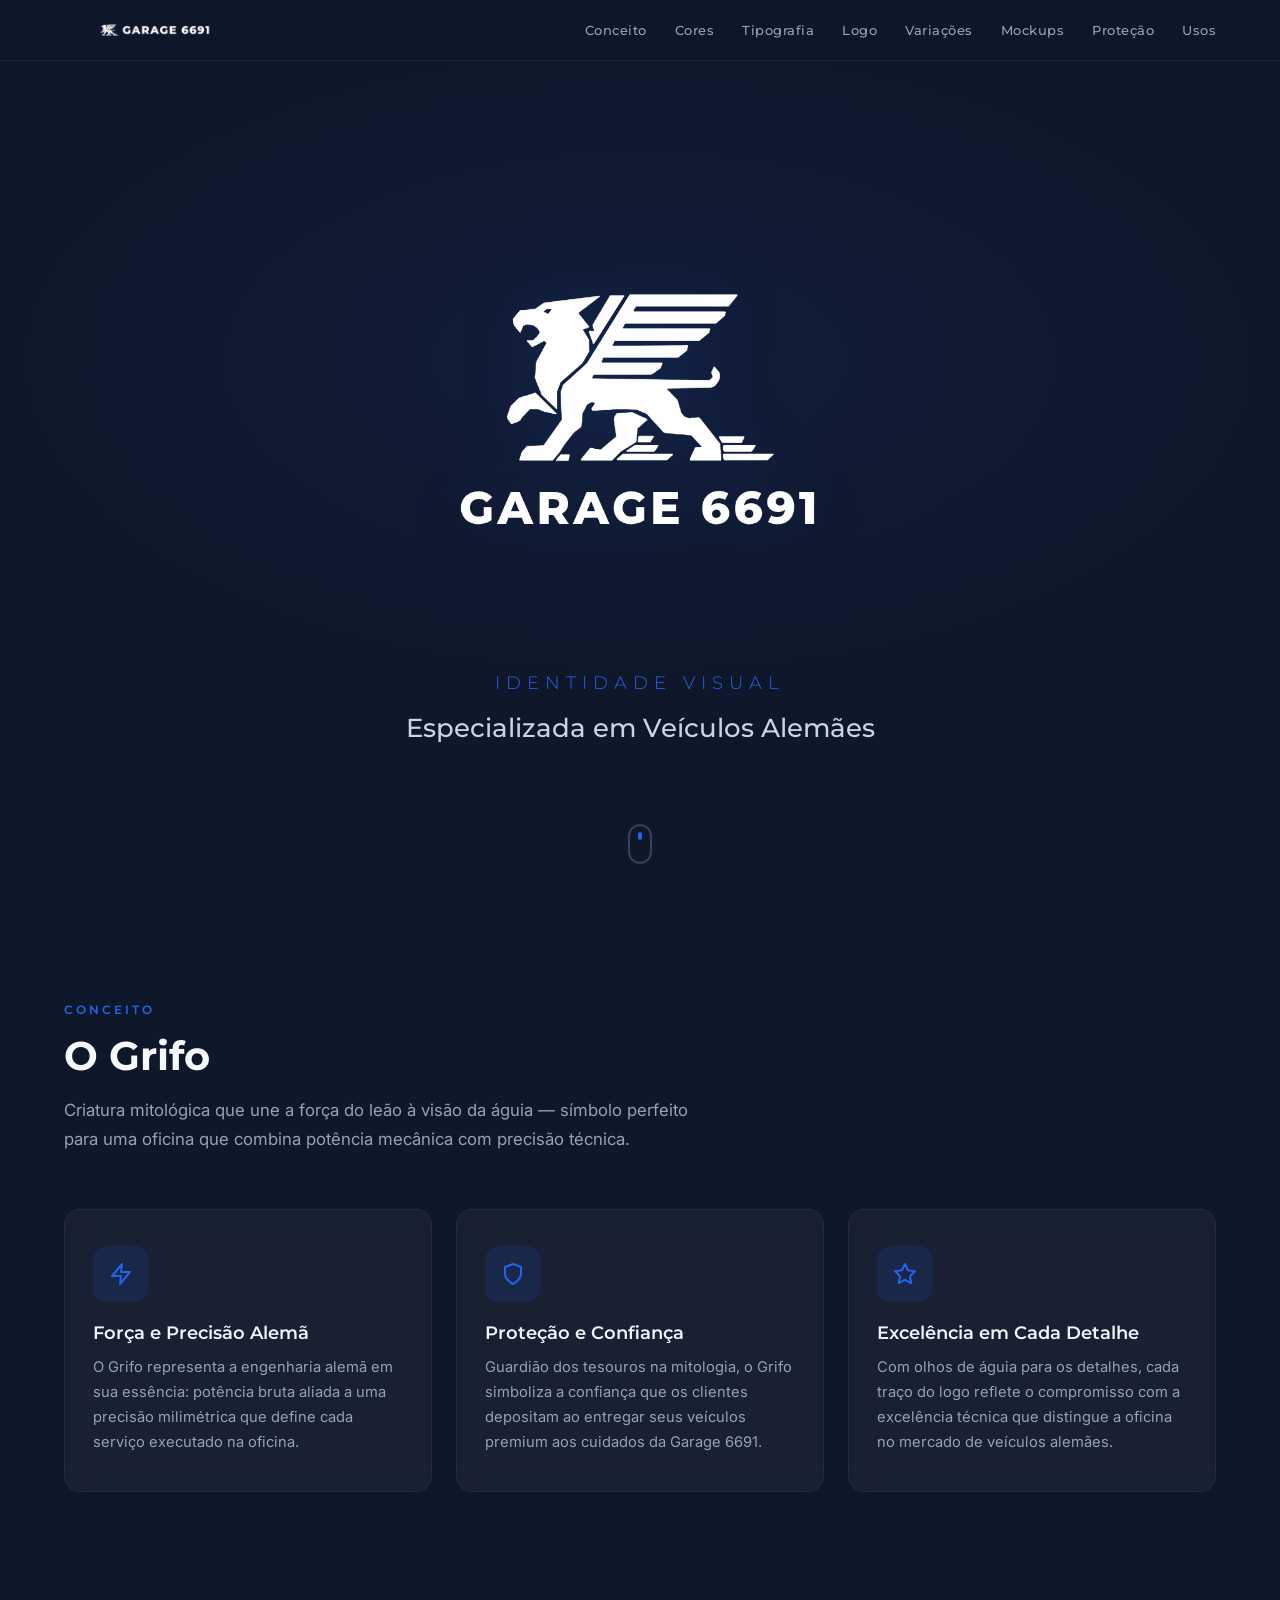
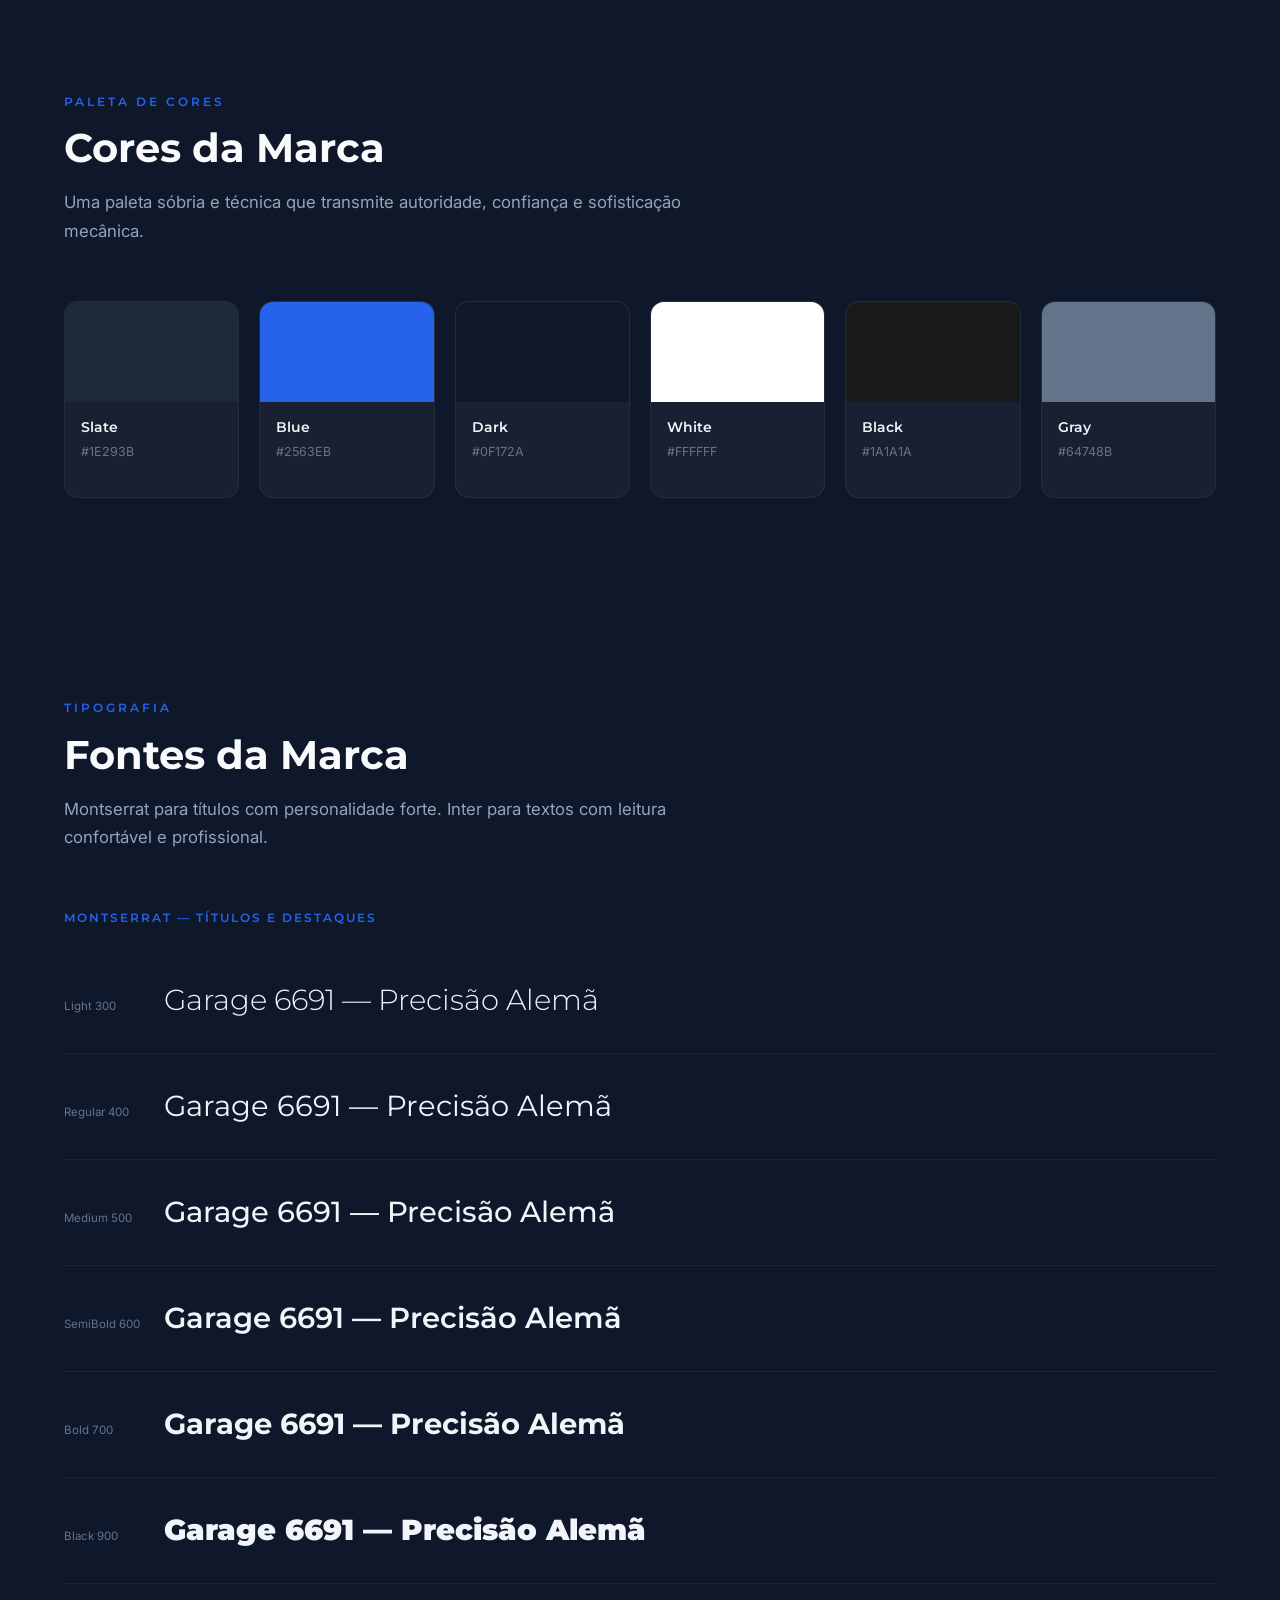
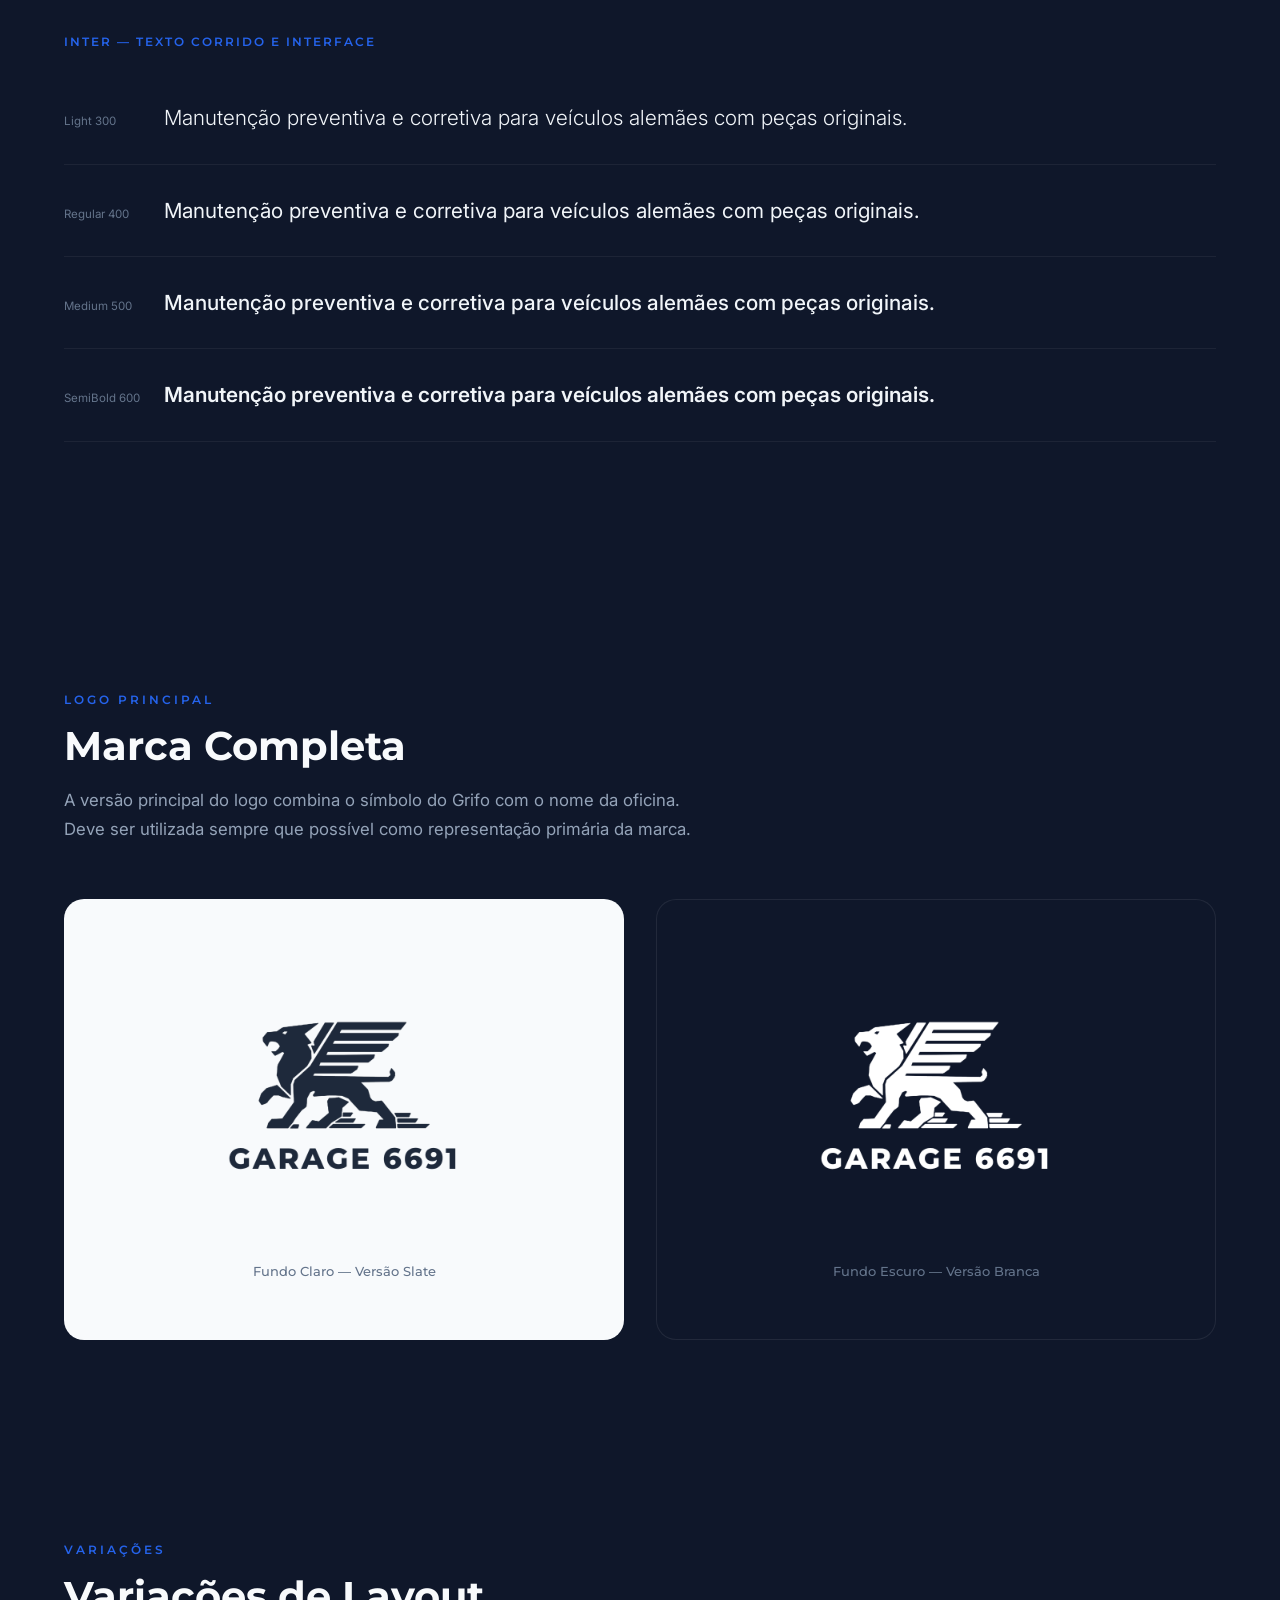
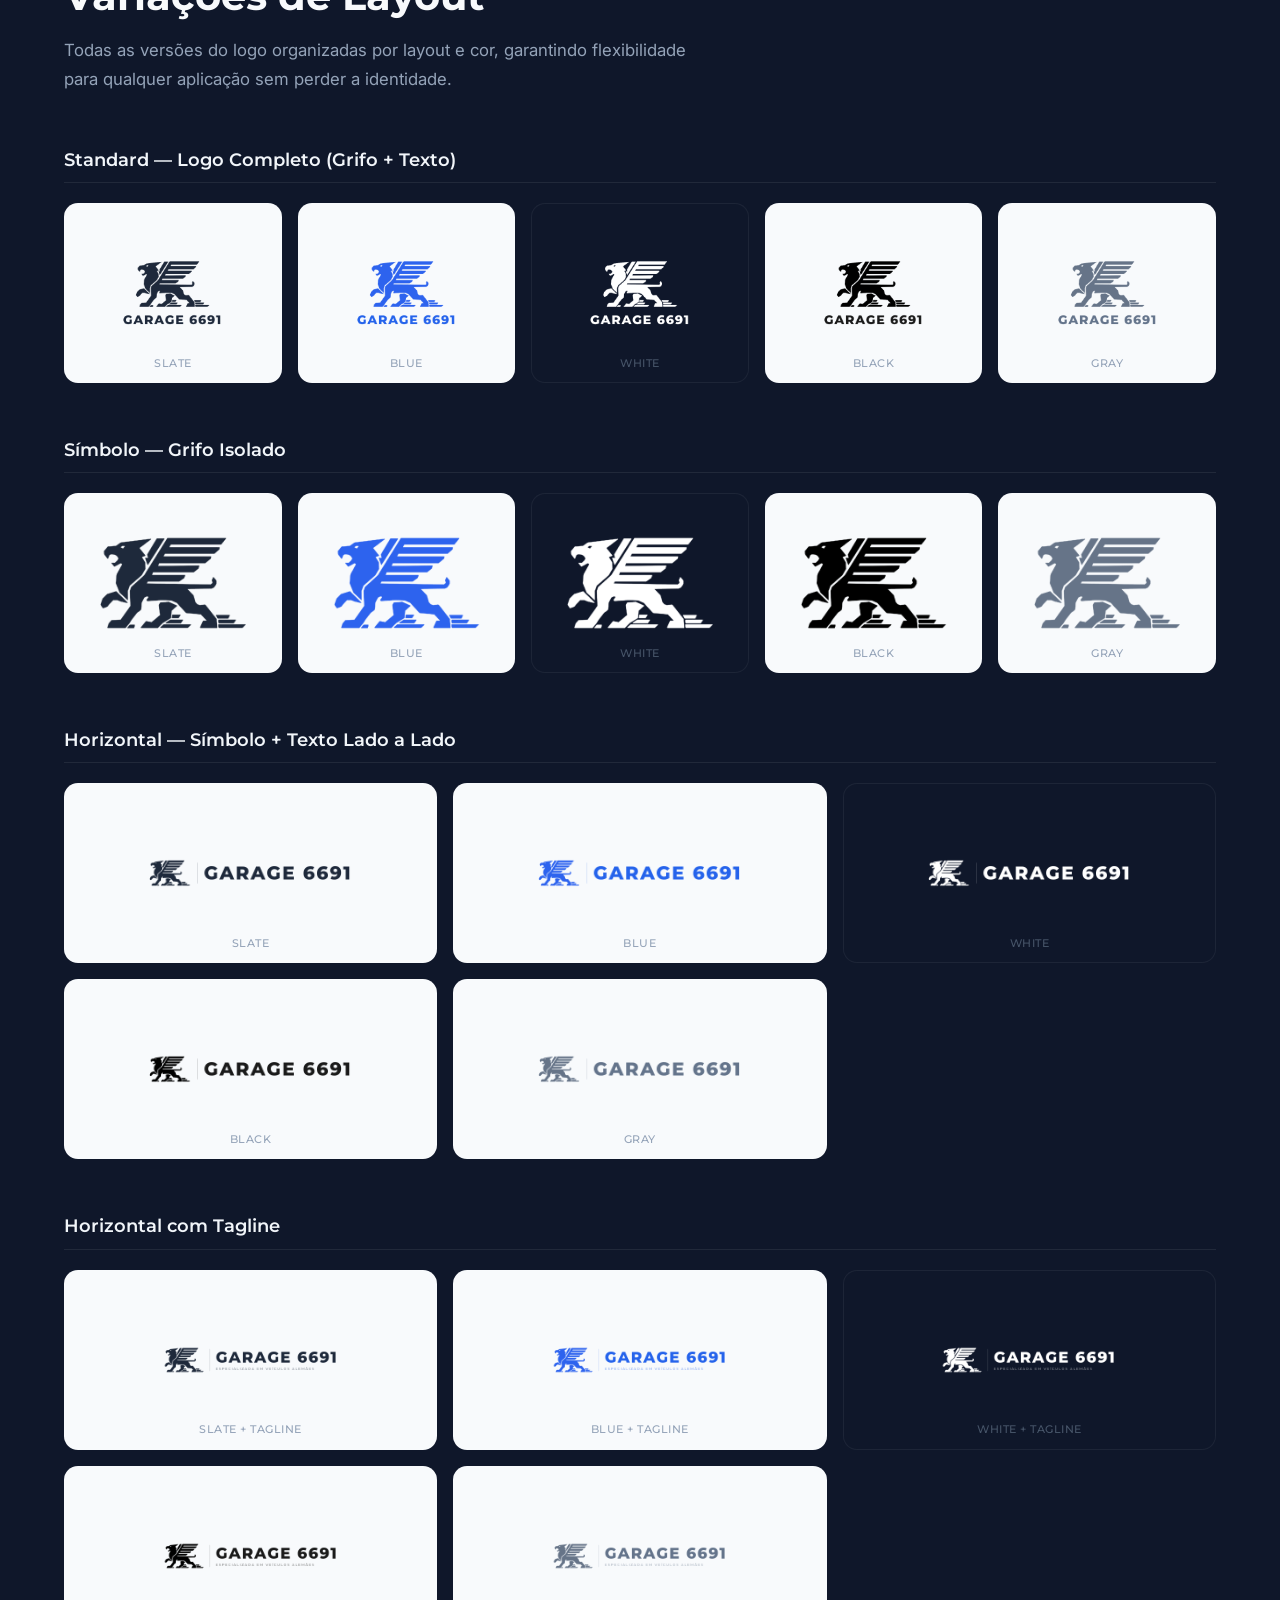
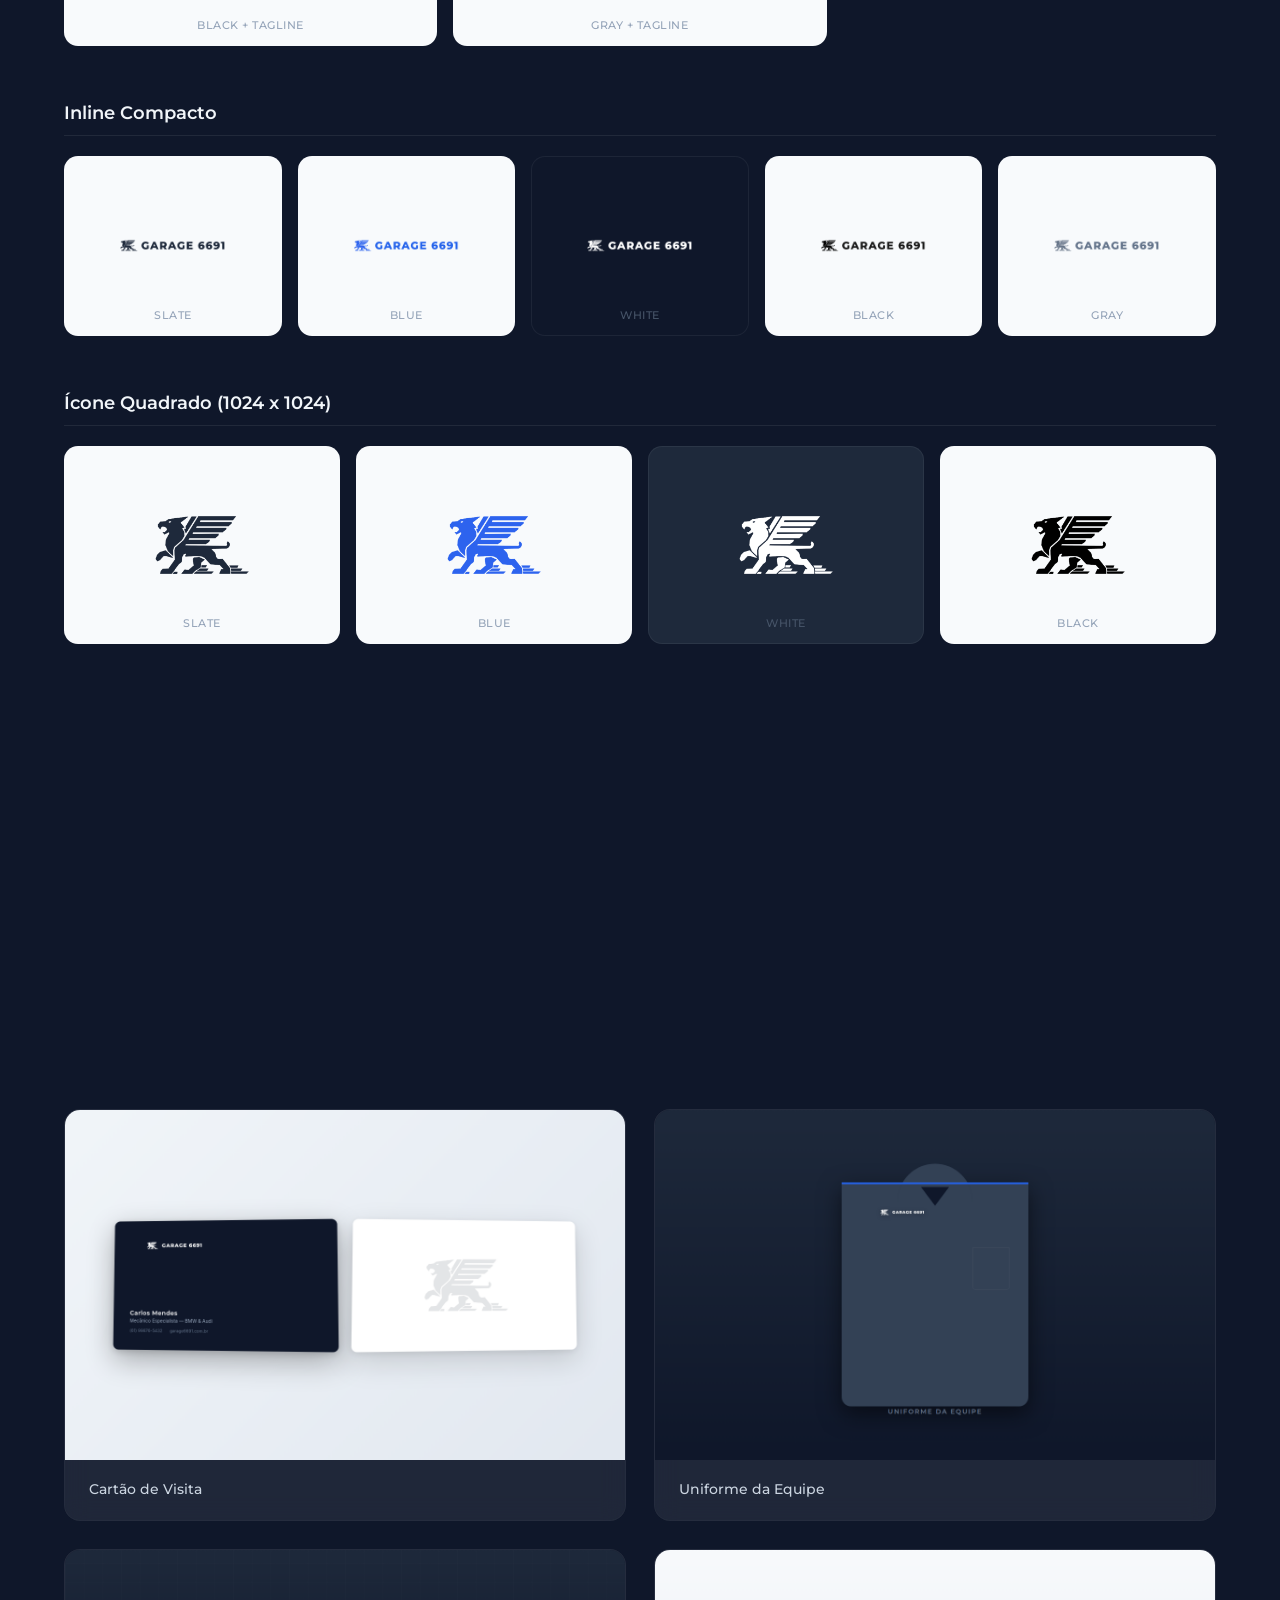
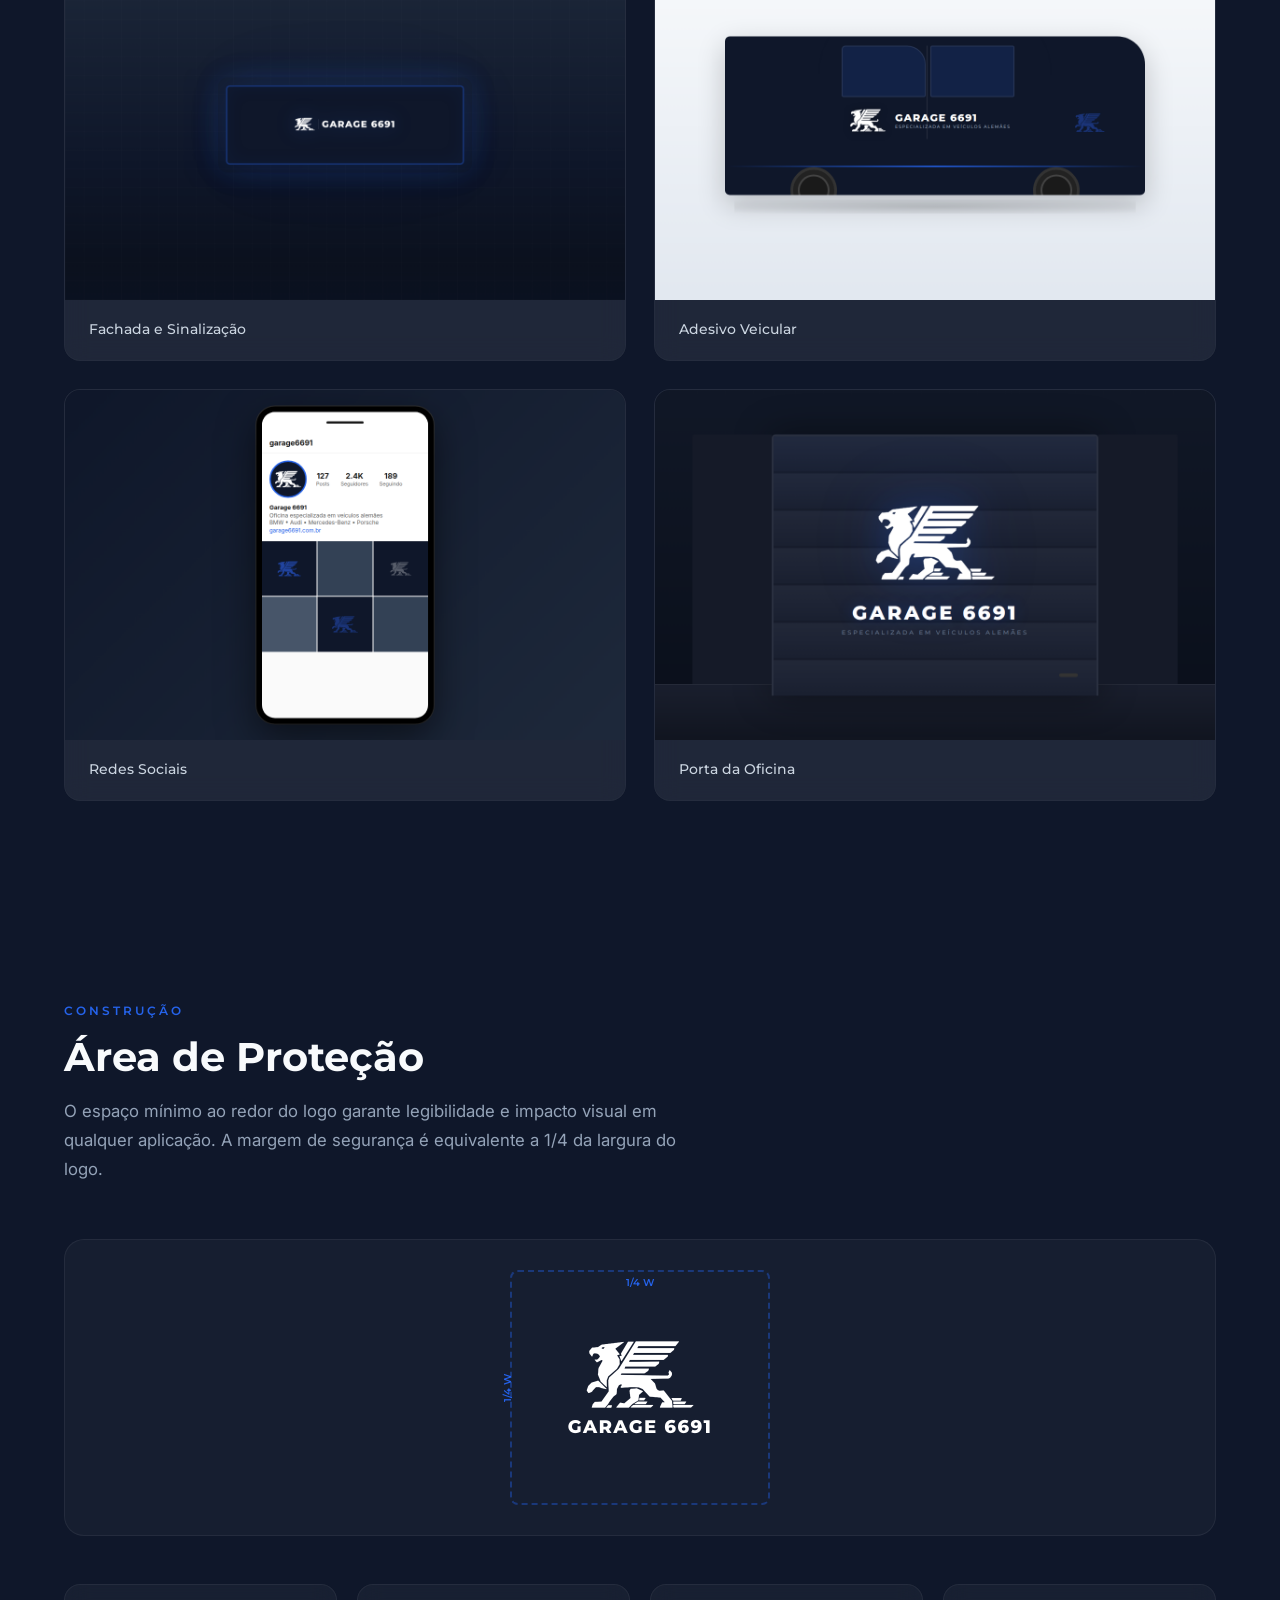
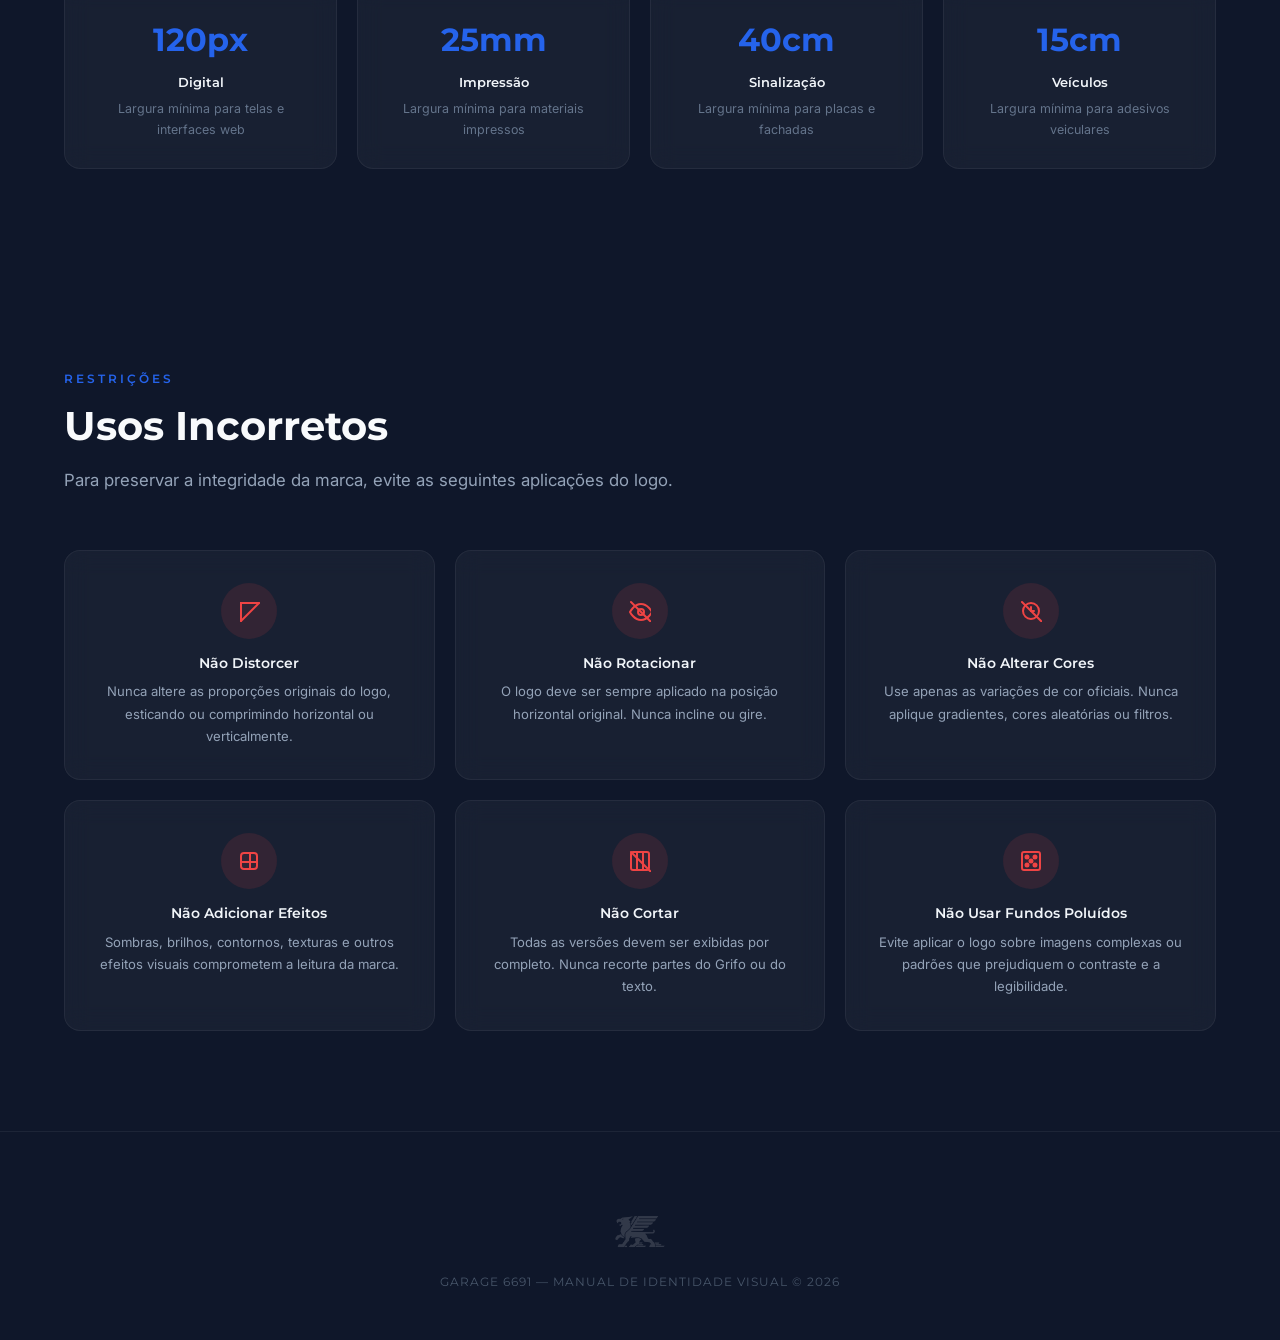
<file: idv/index.html>
<!DOCTYPE html>
<html lang="pt-BR">
<head>
<meta charset="UTF-8">
<meta name="viewport" content="width=device-width, initial-scale=1.0">
<title>Garage 6691 — Manual de Identidade Visual</title>
<link rel="preconnect" href="https://fonts.googleapis.com">
<link rel="preconnect" href="https://fonts.gstatic.com" crossorigin>
<link href="https://fonts.googleapis.com/css2?family=Inter:wght@300;400;500;600&family=Montserrat:wght@300;400;500;600;700;900&display=swap" rel="stylesheet">
<style>
/* ========== RESET & BASE ========== */
*, *::before, *::after { margin: 0; padding: 0; box-sizing: border-box; }
html { scroll-behavior: smooth; font-size: 16px; }
body {
  font-family: 'Inter', sans-serif;
  font-weight: 400;
  line-height: 1.7;
  color: #e2e8f0;
  background: #0F172A;
  overflow-x: hidden;
}
img { max-width: 100%; height: auto; display: block; }
a { color: #2563EB; text-decoration: none; }
h1, h2, h3, h4, h5, h6 { font-family: 'Montserrat', sans-serif; line-height: 1.2; }

/* ========== UTILITY ========== */
.section { padding: 100px 24px; max-width: 1200px; margin: 0 auto; }
.section-label {
  font-family: 'Montserrat', sans-serif;
  font-weight: 600;
  font-size: 0.75rem;
  letter-spacing: 3px;
  text-transform: uppercase;
  color: #2563EB;
  margin-bottom: 12px;
}
.section-title {
  font-weight: 700;
  font-size: 2.5rem;
  color: #f8fafc;
  margin-bottom: 16px;
}
.section-desc {
  font-size: 1.05rem;
  color: #94a3b8;
  max-width: 640px;
  margin-bottom: 56px;
}
.card {
  background: rgba(255,255,255,0.04);
  border: 1px solid rgba(255,255,255,0.06);
  border-radius: 16px;
  backdrop-filter: blur(12px);
  -webkit-backdrop-filter: blur(12px);
  transition: transform 0.3s ease, box-shadow 0.3s ease;
}
.card:hover { transform: translateY(-3px); box-shadow: 0 12px 40px rgba(0,0,0,0.3); }
.grid-auto {
  display: grid;
  grid-template-columns: repeat(auto-fit, minmax(min(280px, 100%), 1fr));
  gap: 24px;
}
.fade-in { opacity: 0; transform: translateY(30px); transition: opacity 0.7s ease, transform 0.7s ease; }
.fade-in.visible { opacity: 1; transform: translateY(0); }

/* ========== NAV ========== */
nav {
  position: fixed; top: 0; left: 0; right: 0; z-index: 100;
  background: rgba(15,23,42,0.85);
  backdrop-filter: blur(16px);
  -webkit-backdrop-filter: blur(16px);
  border-bottom: 1px solid rgba(255,255,255,0.06);
  transition: background 0.3s;
}
.nav-inner {
  max-width: 1200px; margin: 0 auto;
  display: flex; align-items: center; justify-content: space-between;
  padding: 14px 24px;
}
.nav-logo { height: 32px; }
.nav-links { display: flex; gap: 28px; list-style: none; }
.nav-links a {
  font-family: 'Montserrat', sans-serif;
  font-weight: 500; font-size: 0.82rem;
  letter-spacing: 0.5px; color: #94a3b8;
  transition: color 0.2s;
}
.nav-links a:hover { color: #f8fafc; }

/* ========== 1. HERO ========== */
#hero {
  min-height: 100vh; display: flex; flex-direction: column;
  align-items: center; justify-content: center;
  text-align: center; padding: 120px 24px 80px;
  background: radial-gradient(ellipse 70% 50% at 50% 40%, rgba(37,99,235,0.08) 0%, transparent 70%), #0F172A;
  position: relative;
}
.hero-logo {
  max-width: 500px; width: 90%;
  margin-bottom: 40px;
  filter: drop-shadow(0 4px 32px rgba(37,99,235,0.12));
  animation: heroFade 1.2s ease both;
}
@keyframes heroFade { from { opacity: 0; transform: scale(0.92) translateY(20px); } to { opacity: 1; transform: scale(1) translateY(0); } }
.hero-tag {
  font-family: 'Montserrat', sans-serif;
  font-weight: 300; font-size: 1.1rem;
  letter-spacing: 6px; text-transform: uppercase;
  color: #2563EB; margin-bottom: 8px;
  animation: heroFade 1.2s 0.3s ease both;
}
.hero-sub {
  font-family: 'Montserrat', sans-serif;
  font-weight: 500; font-size: 1.6rem;
  color: #cbd5e1;
  animation: heroFade 1.2s 0.5s ease both;
}
.scroll-indicator {
  position: absolute; bottom: 36px;
  width: 24px; height: 40px;
  border: 2px solid rgba(148,163,184,0.3);
  border-radius: 12px; display: flex; justify-content: center;
  animation: heroFade 1.2s 0.8s ease both;
}
.scroll-dot {
  width: 4px; height: 8px; background: #2563EB;
  border-radius: 4px; margin-top: 6px;
  animation: scrollBounce 2s infinite;
}
@keyframes scrollBounce { 0%,100% { transform: translateY(0); opacity: 1; } 50% { transform: translateY(12px); opacity: 0.3; } }

/* ========== 2. CONCEITO ========== */
.concept-icon {
  width: 56px; height: 56px; border-radius: 14px;
  background: rgba(37,99,235,0.12);
  display: flex; align-items: center; justify-content: center;
  margin-bottom: 20px; font-size: 1.5rem;
}
.concept-card { padding: 36px 28px; }
.concept-card h3 { font-weight: 600; font-size: 1.15rem; color: #f1f5f9; margin-bottom: 10px; }
.concept-card p { font-size: 0.92rem; color: #94a3b8; }

/* ========== 3. PALETA ========== */
.color-grid { display: grid; grid-template-columns: repeat(auto-fit, minmax(min(160px, 100%), 1fr)); gap: 20px; }
.color-swatch {
  border-radius: 14px; overflow: hidden; cursor: pointer;
  background: rgba(255,255,255,0.04); border: 1px solid rgba(255,255,255,0.06);
  transition: transform 0.2s;
}
.color-swatch:hover { transform: scale(1.03); }
.swatch-block { height: 100px; transition: transform 0.3s; }
.swatch-info { padding: 14px 16px; }
.swatch-name { font-family: 'Montserrat', sans-serif; font-weight: 600; font-size: 0.85rem; color: #f1f5f9; }
.swatch-hex { font-family: 'Inter', monospace; font-size: 0.78rem; color: #64748b; margin-top: 2px; }
.swatch-copied {
  font-size: 0.7rem; color: #2563EB; font-weight: 600;
  opacity: 0; transition: opacity 0.3s; margin-top: 2px;
}
.swatch-copied.show { opacity: 1; }

/* ========== 4. TIPOGRAFIA ========== */
.type-block { margin-bottom: 48px; }
.type-label {
  font-family: 'Montserrat', sans-serif;
  font-weight: 600; font-size: 0.75rem;
  letter-spacing: 2px; text-transform: uppercase;
  color: #2563EB; margin-bottom: 20px;
}
.type-sample {
  padding: 28px 0; border-bottom: 1px solid rgba(255,255,255,0.06);
  display: flex; align-items: baseline; gap: 20px; flex-wrap: wrap;
}
.type-weight { font-size: 0.72rem; color: #64748b; min-width: 80px; font-family: 'Inter', sans-serif; }
.type-text-mont { font-family: 'Montserrat', sans-serif; font-size: 1.8rem; color: #f1f5f9; }
.type-text-inter { font-family: 'Inter', sans-serif; font-size: 1.3rem; color: #f1f5f9; }

/* ========== 5. LOGO PRINCIPAL ========== */
.logo-showcase {
  display: grid; grid-template-columns: 1fr 1fr; gap: 32px;
}
.showcase-card {
  border-radius: 20px; padding: 56px 40px;
  display: flex; flex-direction: column; align-items: center; justify-content: center;
  min-height: 420px;
}
.showcase-card img { max-width: 320px; width: 100%; }
.showcase-light { background: #f8fafc; }
.showcase-dark { background: #0F172A; border: 1px solid rgba(255,255,255,0.08); }
.showcase-caption {
  margin-top: 24px; font-size: 0.82rem; color: #64748b;
  font-family: 'Montserrat', sans-serif; font-weight: 500;
}
.showcase-dark .showcase-caption { color: #64748b; }

/* ========== 6. VARIACOES ========== */
.var-group { margin-bottom: 56px; }
.var-group-title {
  font-family: 'Montserrat', sans-serif;
  font-weight: 600; font-size: 1.1rem; color: #f1f5f9;
  margin-bottom: 20px; padding-bottom: 12px;
  border-bottom: 1px solid rgba(255,255,255,0.08);
}
.var-grid { display: grid; gap: 16px; }
.var-grid-5 { grid-template-columns: repeat(auto-fit, minmax(min(200px, 100%), 1fr)); }
.var-grid-4 { grid-template-columns: repeat(auto-fit, minmax(min(220px, 100%), 1fr)); }
.var-grid-wide { grid-template-columns: repeat(auto-fit, minmax(min(340px, 100%), 1fr)); }
.var-item {
  border-radius: 14px; padding: 28px 20px;
  display: flex; flex-direction: column; align-items: center; justify-content: center;
  min-height: 180px;
  border: 1px solid rgba(255,255,255,0.06);
  position: relative;
}
.var-item img { max-height: 120px; width: auto; max-width: 100%; object-fit: contain; }
.var-item-wide img { max-height: 60px; width: 100%; object-fit: contain; }
.var-item-icon img { max-height: 140px; }
.var-bg-light { background: #f8fafc; }
.var-bg-dark { background: #0F172A; }
.var-bg-mid { background: #1e293b; }
.var-label {
  position: absolute; bottom: 10px; left: 0; right: 0; text-align: center;
  font-size: 0.68rem; font-family: 'Montserrat', sans-serif;
  font-weight: 500; letter-spacing: 0.5px; text-transform: uppercase;
}
.var-bg-light .var-label { color: #94a3b8; }
.var-bg-dark .var-label, .var-bg-mid .var-label { color: #475569; }

/* ========== 7. MOCKUPS ========== */
.mockup-grid {
  display: grid; grid-template-columns: repeat(auto-fit, minmax(min(380px, 100%), 1fr)); gap: 28px;
}
.mockup-card { border-radius: 16px; overflow: hidden; }
.mockup-card img { width: 100%; aspect-ratio: 16/10; object-fit: cover; }
.mockup-caption {
  padding: 18px 24px;
  font-family: 'Montserrat', sans-serif; font-weight: 500;
  font-size: 0.88rem; color: #cbd5e1;
  background: rgba(255,255,255,0.03);
}

/* ========== 8. AREA DE PROTECAO ========== */
.protection-visual {
  display: flex; align-items: center; justify-content: center;
  padding: 60px; margin-bottom: 48px;
  background: rgba(255,255,255,0.03); border-radius: 20px;
  border: 1px solid rgba(255,255,255,0.06);
}
.protection-logo-wrap {
  position: relative; display: inline-block;
}
.protection-logo-wrap img { width: 200px; }
.protection-border {
  position: absolute; inset: -30px;
  border: 2px dashed rgba(37,99,235,0.4);
  border-radius: 8px;
}
.protection-arrow {
  position: absolute; color: #2563EB; font-size: 0.65rem;
  font-family: 'Montserrat', sans-serif; font-weight: 600;
}
.protection-arrow.top { top: -26px; left: 50%; transform: translateX(-50%); }
.protection-arrow.left { left: -46px; top: 50%; transform: translateY(-50%) rotate(-90deg); }
.size-grid { display: grid; grid-template-columns: repeat(auto-fit, minmax(min(240px, 100%), 1fr)); gap: 20px; }
.size-card {
  padding: 28px 24px; text-align: center;
}
.size-value {
  font-family: 'Montserrat', sans-serif; font-weight: 700;
  font-size: 2rem; color: #2563EB; margin-bottom: 4px;
}
.size-context {
  font-family: 'Montserrat', sans-serif; font-weight: 600;
  font-size: 0.82rem; color: #f1f5f9; margin-bottom: 4px;
}
.size-detail { font-size: 0.78rem; color: #64748b; }

/* ========== 9. USOS INCORRETOS ========== */
.dont-grid { display: grid; grid-template-columns: repeat(auto-fit, minmax(min(280px, 100%), 1fr)); gap: 20px; }
.dont-card { padding: 32px 24px; text-align: center; }
.dont-icon {
  width: 56px; height: 56px; border-radius: 50%;
  background: rgba(239,68,68,0.12); color: #ef4444;
  display: flex; align-items: center; justify-content: center;
  margin: 0 auto 16px; font-size: 1.4rem;
}
.dont-card h4 {
  font-family: 'Montserrat', sans-serif; font-weight: 600;
  font-size: 0.9rem; color: #f1f5f9; margin-bottom: 8px;
}
.dont-card p { font-size: 0.82rem; color: #94a3b8; }

/* ========== 10. FOOTER ========== */
footer {
  text-align: center; padding: 80px 24px 48px;
  border-top: 1px solid rgba(255,255,255,0.06);
}
footer img { width: 60px; margin: 0 auto 20px; opacity: 0.15; }
footer p {
  font-family: 'Montserrat', sans-serif;
  font-size: 0.78rem; color: #475569; letter-spacing: 1px;
}

/* ========== TOAST ========== */
.toast {
  position: fixed; bottom: 32px; left: 50%; transform: translateX(-50%) translateY(80px);
  background: #1e293b; color: #f1f5f9; padding: 12px 28px;
  border-radius: 10px; font-size: 0.85rem; font-weight: 500;
  border: 1px solid rgba(37,99,235,0.3);
  box-shadow: 0 8px 32px rgba(0,0,0,0.4);
  transition: transform 0.4s cubic-bezier(0.34,1.56,0.64,1), opacity 0.4s;
  opacity: 0; z-index: 200; pointer-events: none;
  font-family: 'Montserrat', sans-serif;
}
.toast.show { transform: translateX(-50%) translateY(0); opacity: 1; }

/* ========== RESPONSIVE 768px ========== */
@media (max-width: 768px) {
  .section { padding: 72px 20px; }
  .section-title { font-size: 1.9rem; }
  .section-desc { font-size: 0.95rem; }
  .nav-links { display: none; }
  .hero-logo { max-width: 360px; }
  .hero-sub { font-size: 1.2rem; }
  .hero-tag { font-size: 0.95rem; letter-spacing: 4px; }
  .logo-showcase { grid-template-columns: 1fr; }
  .showcase-card { min-height: 320px; padding: 40px 24px; }
  .showcase-card img { max-width: 260px; }
  .type-text-mont { font-size: 1.4rem; }
  .type-text-inter { font-size: 1.1rem; }
  .type-sample { flex-direction: column; gap: 6px; }
  .color-grid { grid-template-columns: repeat(auto-fit, minmax(min(140px, 100%), 1fr)); gap: 14px; }
  .swatch-block { height: 72px; }
  .mockup-grid { grid-template-columns: 1fr; }
  .var-grid-5, .var-grid-4 { grid-template-columns: repeat(auto-fit, minmax(min(160px, 100%), 1fr)); }
  .var-grid-wide { grid-template-columns: 1fr; }
  .var-item { min-height: 140px; padding: 20px 16px; }
  .var-item img { max-height: 90px; }
  .var-item-wide img { max-height: 48px; }
  .protection-visual { padding: 40px 20px; }
  .protection-logo-wrap img { width: 140px; }
  .protection-border { inset: -22px; }
  .size-grid { grid-template-columns: repeat(2, 1fr); }
  .dont-grid { grid-template-columns: repeat(auto-fit, minmax(min(220px, 100%), 1fr)); }
}

/* ========== RESPONSIVE 480px ========== */
@media (max-width: 480px) {
  html { font-size: 15px; }
  .section { padding: 56px 16px; }
  .section-title { font-size: 1.55rem; }
  .section-label { font-size: 0.68rem; letter-spacing: 2px; }
  .section-desc { font-size: 0.88rem; margin-bottom: 40px; }
  .hero-logo { max-width: 280px; }
  .hero-sub { font-size: 1rem; }
  .hero-tag { font-size: 0.8rem; letter-spacing: 3px; }
  .nav-inner { padding: 10px 16px; }
  .nav-logo { height: 26px; }
  .concept-card { padding: 24px 20px; }
  .color-grid { grid-template-columns: repeat(2, 1fr); gap: 10px; }
  .swatch-block { height: 60px; }
  .swatch-info { padding: 10px 12px; }
  .swatch-name { font-size: 0.78rem; }
  .logo-showcase { gap: 20px; }
  .showcase-card { min-height: 260px; padding: 32px 16px; }
  .showcase-card img { max-width: 200px; }
  .type-text-mont { font-size: 1.15rem; }
  .type-text-inter { font-size: 1rem; }
  .var-grid-5, .var-grid-4 { grid-template-columns: repeat(2, 1fr); gap: 10px; }
  .var-grid-wide { grid-template-columns: 1fr; }
  .var-item { min-height: 110px; padding: 16px 12px; }
  .var-item img { max-height: 70px; }
  .var-item-wide img { max-height: 36px; }
  .var-item-icon img { max-height: 90px; }
  .mockup-grid { gap: 16px; }
  .size-grid { grid-template-columns: 1fr; gap: 12px; }
  .size-value { font-size: 1.6rem; }
  .dont-grid { grid-template-columns: 1fr; gap: 14px; }
  .dont-card { padding: 24px 18px; }
  .protection-visual { padding: 28px 16px; }
  .protection-logo-wrap img { width: 100px; }
  .protection-border { inset: -16px; }
  .protection-arrow { font-size: 0.55rem; }
  .protection-arrow.left { left: -36px; }
  footer { padding: 56px 16px 36px; }
}
</style>
</head>
<body>

<!-- ========== NAV ========== -->
<nav>
  <div class="nav-inner">
    <img src="logos/inline-white.png" alt="Garage 6691" class="nav-logo">
    <ul class="nav-links">
      <li><a href="#conceito">Conceito</a></li>
      <li><a href="#paleta">Cores</a></li>
      <li><a href="#tipografia">Tipografia</a></li>
      <li><a href="#logo-principal">Logo</a></li>
      <li><a href="#variacoes">Variações</a></li>
      <li><a href="#mockups">Mockups</a></li>
      <li><a href="#protecao">Proteção</a></li>
      <li><a href="#incorretos">Usos</a></li>
    </ul>
  </div>
</nav>

<!-- ========== 1. HERO ========== -->
<section id="hero">
  <img src="logos/standard-white.png" alt="Garage 6691 — Logo Completo" class="hero-logo">
  <p class="hero-tag">Identidade Visual</p>
  <p class="hero-sub">Especializada em Veículos Alemães</p>
  <div class="scroll-indicator"><div class="scroll-dot"></div></div>
</section>

<!-- ========== 2. CONCEITO ========== -->
<section id="conceito" class="section">
  <div class="fade-in">
    <p class="section-label">Conceito</p>
    <h2 class="section-title">O Grifo</h2>
    <p class="section-desc">Criatura mitológica que une a força do leão à visão da águia — símbolo perfeito para uma oficina que combina potência mecânica com precisão técnica.</p>
  </div>
  <div class="grid-auto">
    <div class="card concept-card fade-in">
      <div class="concept-icon">
        <svg width="24" height="24" fill="none" stroke="#2563EB" stroke-width="2" stroke-linecap="round" stroke-linejoin="round"><path d="M13 2L3 14h9l-1 8 10-12h-9l1-8z"/></svg>
      </div>
      <h3>Força e Precisão Alemã</h3>
      <p>O Grifo representa a engenharia alemã em sua essência: potência bruta aliada a uma precisão milimétrica que define cada serviço executado na oficina.</p>
    </div>
    <div class="card concept-card fade-in">
      <div class="concept-icon">
        <svg width="24" height="24" fill="none" stroke="#2563EB" stroke-width="2" stroke-linecap="round" stroke-linejoin="round"><path d="M12 22s8-4 8-10V5l-8-3-8 3v7c0 6 8 10 8 10z"/></svg>
      </div>
      <h3>Proteção e Confiança</h3>
      <p>Guardião dos tesouros na mitologia, o Grifo simboliza a confiança que os clientes depositam ao entregar seus veículos premium aos cuidados da Garage 6691.</p>
    </div>
    <div class="card concept-card fade-in">
      <div class="concept-icon">
        <svg width="24" height="24" fill="none" stroke="#2563EB" stroke-width="2" stroke-linecap="round" stroke-linejoin="round"><polygon points="12 2 15.09 8.26 22 9.27 17 14.14 18.18 21.02 12 17.77 5.82 21.02 7 14.14 2 9.27 8.91 8.26 12 2"/></svg>
      </div>
      <h3>Excelência em Cada Detalhe</h3>
      <p>Com olhos de águia para os detalhes, cada traço do logo reflete o compromisso com a excelência técnica que distingue a oficina no mercado de veículos alemães.</p>
    </div>
  </div>
</section>

<!-- ========== 3. PALETA DE CORES ========== -->
<section id="paleta" class="section">
  <div class="fade-in">
    <p class="section-label">Paleta de Cores</p>
    <h2 class="section-title">Cores da Marca</h2>
    <p class="section-desc">Uma paleta sóbria e técnica que transmite autoridade, confiança e sofisticação mecânica.</p>
  </div>
  <div class="color-grid fade-in" id="colorGrid"></div>
</section>

<!-- ========== 4. TIPOGRAFIA ========== -->
<section id="tipografia" class="section">
  <div class="fade-in">
    <p class="section-label">Tipografia</p>
    <h2 class="section-title">Fontes da Marca</h2>
    <p class="section-desc">Montserrat para títulos com personalidade forte. Inter para textos com leitura confortável e profissional.</p>
  </div>
  <div class="fade-in">
    <div class="type-block">
      <p class="type-label">Montserrat — Títulos e Destaques</p>
      <div class="type-sample">
        <span class="type-weight">Light 300</span>
        <span class="type-text-mont" style="font-weight:300">Garage 6691 — Precisão Alemã</span>
      </div>
      <div class="type-sample">
        <span class="type-weight">Regular 400</span>
        <span class="type-text-mont" style="font-weight:400">Garage 6691 — Precisão Alemã</span>
      </div>
      <div class="type-sample">
        <span class="type-weight">Medium 500</span>
        <span class="type-text-mont" style="font-weight:500">Garage 6691 — Precisão Alemã</span>
      </div>
      <div class="type-sample">
        <span class="type-weight">SemiBold 600</span>
        <span class="type-text-mont" style="font-weight:600">Garage 6691 — Precisão Alemã</span>
      </div>
      <div class="type-sample">
        <span class="type-weight">Bold 700</span>
        <span class="type-text-mont" style="font-weight:700">Garage 6691 — Precisão Alemã</span>
      </div>
      <div class="type-sample">
        <span class="type-weight">Black 900</span>
        <span class="type-text-mont" style="font-weight:900">Garage 6691 — Precisão Alemã</span>
      </div>
    </div>
    <div class="type-block">
      <p class="type-label">Inter — Texto Corrido e Interface</p>
      <div class="type-sample">
        <span class="type-weight">Light 300</span>
        <span class="type-text-inter" style="font-weight:300">Manutenção preventiva e corretiva para veículos alemães com peças originais.</span>
      </div>
      <div class="type-sample">
        <span class="type-weight">Regular 400</span>
        <span class="type-text-inter" style="font-weight:400">Manutenção preventiva e corretiva para veículos alemães com peças originais.</span>
      </div>
      <div class="type-sample">
        <span class="type-weight">Medium 500</span>
        <span class="type-text-inter" style="font-weight:500">Manutenção preventiva e corretiva para veículos alemães com peças originais.</span>
      </div>
      <div class="type-sample">
        <span class="type-weight">SemiBold 600</span>
        <span class="type-text-inter" style="font-weight:600">Manutenção preventiva e corretiva para veículos alemães com peças originais.</span>
      </div>
    </div>
  </div>
</section>

<!-- ========== 5. LOGO PRINCIPAL ========== -->
<section id="logo-principal" class="section">
  <div class="fade-in">
    <p class="section-label">Logo Principal</p>
    <h2 class="section-title">Marca Completa</h2>
    <p class="section-desc">A versão principal do logo combina o símbolo do Grifo com o nome da oficina. Deve ser utilizada sempre que possível como representação primária da marca.</p>
  </div>
  <div class="logo-showcase fade-in">
    <div class="showcase-card showcase-light">
      <img src="logos/standard-slate.png" alt="Logo Slate sobre fundo claro">
      <span class="showcase-caption">Fundo Claro — Versão Slate</span>
    </div>
    <div class="showcase-card showcase-dark">
      <img src="logos/standard-white.png" alt="Logo Branco sobre fundo escuro">
      <span class="showcase-caption">Fundo Escuro — Versão Branca</span>
    </div>
  </div>
</section>

<!-- ========== 6. VARIACOES ========== -->
<section id="variacoes" class="section">
  <div class="fade-in">
    <p class="section-label">Variações</p>
    <h2 class="section-title">Variações de Layout</h2>
    <p class="section-desc">Todas as versões do logo organizadas por layout e cor, garantindo flexibilidade para qualquer aplicação sem perder a identidade.</p>
  </div>

  <!-- Standard -->
  <div class="var-group fade-in">
    <h3 class="var-group-title">Standard — Logo Completo (Grifo + Texto)</h3>
    <div class="var-grid var-grid-5">
      <div class="var-item var-bg-light"><img src="logos/standard-slate.png" alt="Standard Slate"><span class="var-label">Slate</span></div>
      <div class="var-item var-bg-light"><img src="logos/standard-blue.png" alt="Standard Blue"><span class="var-label">Blue</span></div>
      <div class="var-item var-bg-dark"><img src="logos/standard-white.png" alt="Standard White"><span class="var-label">White</span></div>
      <div class="var-item var-bg-light"><img src="logos/standard-black.png" alt="Standard Black"><span class="var-label">Black</span></div>
      <div class="var-item var-bg-light"><img src="logos/standard-gray.png" alt="Standard Gray"><span class="var-label">Gray</span></div>
    </div>
  </div>

  <!-- Symbol -->
  <div class="var-group fade-in">
    <h3 class="var-group-title">Símbolo — Grifo Isolado</h3>
    <div class="var-grid var-grid-5">
      <div class="var-item var-bg-light"><img src="logos/symbol-slate.png" alt="Symbol Slate"><span class="var-label">Slate</span></div>
      <div class="var-item var-bg-light"><img src="logos/symbol-blue.png" alt="Symbol Blue"><span class="var-label">Blue</span></div>
      <div class="var-item var-bg-dark"><img src="logos/symbol-white.png" alt="Symbol White"><span class="var-label">White</span></div>
      <div class="var-item var-bg-light"><img src="logos/symbol-black.png" alt="Symbol Black"><span class="var-label">Black</span></div>
      <div class="var-item var-bg-light"><img src="logos/symbol-gray.png" alt="Symbol Gray"><span class="var-label">Gray</span></div>
    </div>
  </div>

  <!-- Horizontal -->
  <div class="var-group fade-in">
    <h3 class="var-group-title">Horizontal — Símbolo + Texto Lado a Lado</h3>
    <div class="var-grid var-grid-wide">
      <div class="var-item var-item-wide var-bg-light"><img src="logos/horizontal-slate.png" alt="Horizontal Slate"><span class="var-label">Slate</span></div>
      <div class="var-item var-item-wide var-bg-light"><img src="logos/horizontal-blue.png" alt="Horizontal Blue"><span class="var-label">Blue</span></div>
      <div class="var-item var-item-wide var-bg-dark"><img src="logos/horizontal-white.png" alt="Horizontal White"><span class="var-label">White</span></div>
      <div class="var-item var-item-wide var-bg-light"><img src="logos/horizontal-black.png" alt="Horizontal Black"><span class="var-label">Black</span></div>
      <div class="var-item var-item-wide var-bg-light"><img src="logos/horizontal-gray.png" alt="Horizontal Gray"><span class="var-label">Gray</span></div>
    </div>
  </div>

  <!-- Horizontal Tagline -->
  <div class="var-group fade-in">
    <h3 class="var-group-title">Horizontal com Tagline</h3>
    <div class="var-grid var-grid-wide">
      <div class="var-item var-item-wide var-bg-light"><img src="logos/horizontal-slate-tagline.png" alt="Horizontal Slate Tagline"><span class="var-label">Slate + Tagline</span></div>
      <div class="var-item var-item-wide var-bg-light"><img src="logos/horizontal-blue-tagline.png" alt="Horizontal Blue Tagline"><span class="var-label">Blue + Tagline</span></div>
      <div class="var-item var-item-wide var-bg-dark"><img src="logos/horizontal-white-tagline.png" alt="Horizontal White Tagline"><span class="var-label">White + Tagline</span></div>
      <div class="var-item var-item-wide var-bg-light"><img src="logos/horizontal-black-tagline.png" alt="Horizontal Black Tagline"><span class="var-label">Black + Tagline</span></div>
      <div class="var-item var-item-wide var-bg-light"><img src="logos/horizontal-gray-tagline.png" alt="Horizontal Gray Tagline"><span class="var-label">Gray + Tagline</span></div>
    </div>
  </div>

  <!-- Inline -->
  <div class="var-group fade-in">
    <h3 class="var-group-title">Inline Compacto</h3>
    <div class="var-grid var-grid-5">
      <div class="var-item var-item-wide var-bg-light"><img src="logos/inline-slate.png" alt="Inline Slate"><span class="var-label">Slate</span></div>
      <div class="var-item var-item-wide var-bg-light"><img src="logos/inline-blue.png" alt="Inline Blue"><span class="var-label">Blue</span></div>
      <div class="var-item var-item-wide var-bg-dark"><img src="logos/inline-white.png" alt="Inline White"><span class="var-label">White</span></div>
      <div class="var-item var-item-wide var-bg-light"><img src="logos/inline-black.png" alt="Inline Black"><span class="var-label">Black</span></div>
      <div class="var-item var-item-wide var-bg-light"><img src="logos/inline-gray.png" alt="Inline Gray"><span class="var-label">Gray</span></div>
    </div>
  </div>

  <!-- Icon -->
  <div class="var-group fade-in">
    <h3 class="var-group-title">Ícone Quadrado (1024 x 1024)</h3>
    <div class="var-grid var-grid-4">
      <div class="var-item var-item-icon var-bg-light"><img src="logos/icon-slate.png" alt="Icon Slate"><span class="var-label">Slate</span></div>
      <div class="var-item var-item-icon var-bg-light"><img src="logos/icon-blue.png" alt="Icon Blue"><span class="var-label">Blue</span></div>
      <div class="var-item var-item-icon var-bg-mid"><img src="logos/icon-white.png" alt="Icon White"><span class="var-label">White</span></div>
      <div class="var-item var-item-icon var-bg-light"><img src="logos/icon-black.png" alt="Icon Black"><span class="var-label">Black</span></div>
    </div>
  </div>
</section>

<!-- ========== 7. MOCKUPS ========== -->
<section id="mockups" class="section">
  <div class="fade-in">
    <p class="section-label">Aplicações</p>
    <h2 class="section-title">Mockups Criativos</h2>
    <p class="section-desc">Simulações de como a identidade visual se comporta em materiais reais do dia a dia da oficina.</p>
  </div>
  <div class="mockup-grid fade-in">
    <div class="card mockup-card">
      <img src="mockups/business-card.png" alt="Cartão de Visita" loading="lazy">
      <div class="mockup-caption">Cartão de Visita</div>
    </div>
    <div class="card mockup-card">
      <img src="mockups/uniform.png" alt="Uniforme" loading="lazy">
      <div class="mockup-caption">Uniforme da Equipe</div>
    </div>
    <div class="card mockup-card">
      <img src="mockups/signage.png" alt="Fachada" loading="lazy">
      <div class="mockup-caption">Fachada e Sinalização</div>
    </div>
    <div class="card mockup-card">
      <img src="mockups/car-sticker.png" alt="Adesivo Veicular" loading="lazy">
      <div class="mockup-caption">Adesivo Veicular</div>
    </div>
    <div class="card mockup-card">
      <img src="mockups/social-media.png" alt="Redes Sociais" loading="lazy">
      <div class="mockup-caption">Redes Sociais</div>
    </div>
    <div class="card mockup-card">
      <img src="mockups/garage-door.png" alt="Porta da Oficina" loading="lazy">
      <div class="mockup-caption">Porta da Oficina</div>
    </div>
  </div>
</section>

<!-- ========== 8. AREA DE PROTECAO ========== -->
<section id="protecao" class="section">
  <div class="fade-in">
    <p class="section-label">Construção</p>
    <h2 class="section-title">Área de Proteção</h2>
    <p class="section-desc">O espaço mínimo ao redor do logo garante legibilidade e impacto visual em qualquer aplicação. A margem de segurança é equivalente a 1/4 da largura do logo.</p>
  </div>
  <div class="protection-visual fade-in">
    <div class="protection-logo-wrap">
      <img src="logos/standard-white.png" alt="Área de proteção">
      <div class="protection-border"></div>
      <span class="protection-arrow top">1/4 W</span>
      <span class="protection-arrow left">1/4 W</span>
    </div>
  </div>
  <div class="size-grid fade-in">
    <div class="card size-card">
      <div class="size-value">120px</div>
      <div class="size-context">Digital</div>
      <div class="size-detail">Largura mínima para telas e interfaces web</div>
    </div>
    <div class="card size-card">
      <div class="size-value">25mm</div>
      <div class="size-context">Impressão</div>
      <div class="size-detail">Largura mínima para materiais impressos</div>
    </div>
    <div class="card size-card">
      <div class="size-value">40cm</div>
      <div class="size-context">Sinalização</div>
      <div class="size-detail">Largura mínima para placas e fachadas</div>
    </div>
    <div class="card size-card">
      <div class="size-value">15cm</div>
      <div class="size-context">Veículos</div>
      <div class="size-detail">Largura mínima para adesivos veiculares</div>
    </div>
  </div>
</section>

<!-- ========== 9. USOS INCORRETOS ========== -->
<section id="incorretos" class="section">
  <div class="fade-in">
    <p class="section-label">Restrições</p>
    <h2 class="section-title">Usos Incorretos</h2>
    <p class="section-desc">Para preservar a integridade da marca, evite as seguintes aplicações do logo.</p>
  </div>
  <div class="dont-grid fade-in">
    <div class="card dont-card">
      <div class="dont-icon">
        <svg width="22" height="22" fill="none" stroke="currentColor" stroke-width="2" stroke-linecap="round"><path d="M21 3H3v18"/><path d="M21 3L3 21"/></svg>
      </div>
      <h4>Não Distorcer</h4>
      <p>Nunca altere as proporções originais do logo, esticando ou comprimindo horizontal ou verticalmente.</p>
    </div>
    <div class="card dont-card">
      <div class="dont-icon">
        <svg width="22" height="22" fill="none" stroke="currentColor" stroke-width="2" stroke-linecap="round"><path d="M1 12s4-8 11-8 11 8 11 8-4 8-11 8S1 12 1 12z"/><circle cx="12" cy="12" r="3"/><line x1="2" y1="2" x2="22" y2="22"/></svg>
      </div>
      <h4>Não Rotacionar</h4>
      <p>O logo deve ser sempre aplicado na posição horizontal original. Nunca incline ou gire.</p>
    </div>
    <div class="card dont-card">
      <div class="dont-icon">
        <svg width="22" height="22" fill="none" stroke="currentColor" stroke-width="2" stroke-linecap="round"><circle cx="11" cy="11" r="8"/><path d="M11 7v4h3"/><line x1="2" y1="2" x2="22" y2="22"/></svg>
      </div>
      <h4>Não Alterar Cores</h4>
      <p>Use apenas as variações de cor oficiais. Nunca aplique gradientes, cores aleatórias ou filtros.</p>
    </div>
    <div class="card dont-card">
      <div class="dont-icon">
        <svg width="22" height="22" fill="none" stroke="currentColor" stroke-width="2" stroke-linecap="round"><rect x="3" y="3" width="16" height="16" rx="3"/><path d="M3 12h16"/><path d="M12 3v16"/></svg>
      </div>
      <h4>Não Adicionar Efeitos</h4>
      <p>Sombras, brilhos, contornos, texturas e outros efeitos visuais comprometem a leitura da marca.</p>
    </div>
    <div class="card dont-card">
      <div class="dont-icon">
        <svg width="22" height="22" fill="none" stroke="currentColor" stroke-width="2" stroke-linecap="round"><rect x="2" y="2" width="18" height="18" rx="2"/><path d="M8 2v18"/><path d="M14 2v18"/><line x1="2" y1="2" x2="22" y2="22"/></svg>
      </div>
      <h4>Não Cortar</h4>
      <p>Todas as versões devem ser exibidas por completo. Nunca recorte partes do Grifo ou do texto.</p>
    </div>
    <div class="card dont-card">
      <div class="dont-icon">
        <svg width="22" height="22" fill="none" stroke="currentColor" stroke-width="2" stroke-linecap="round"><rect x="2" y="2" width="18" height="18" rx="2"/><circle cx="7" cy="7" r="1.5" fill="currentColor"/><circle cx="15" cy="7" r="1.5" fill="currentColor"/><circle cx="7" cy="15" r="1.5" fill="currentColor"/><circle cx="15" cy="15" r="1.5" fill="currentColor"/><circle cx="11" cy="11" r="1.5" fill="currentColor"/></svg>
      </div>
      <h4>Não Usar Fundos Poluídos</h4>
      <p>Evite aplicar o logo sobre imagens complexas ou padrões que prejudiquem o contraste e a legibilidade.</p>
    </div>
  </div>
</section>

<!-- ========== 10. FOOTER ========== -->
<footer>
  <img src="logos/symbol-white.png" alt="Grifo">
  <p>GARAGE 6691 &mdash; MANUAL DE IDENTIDADE VISUAL &copy; 2026</p>
</footer>

<!-- ========== TOAST ========== -->
<div class="toast" id="toast"></div>

<script>
/* ===== COLOR PALETTE ===== */
const colors = [
  { name: 'Slate', hex: '#1E293B', text: '#fff' },
  { name: 'Blue', hex: '#2563EB', text: '#fff' },
  { name: 'Dark', hex: '#0F172A', text: '#fff' },
  { name: 'White', hex: '#FFFFFF', text: '#1a1a1a' },
  { name: 'Black', hex: '#1A1A1A', text: '#fff' },
  { name: 'Gray', hex: '#64748B', text: '#fff' }
];

const grid = document.getElementById('colorGrid');
colors.forEach(c => {
  const swatch = document.createElement('div');
  swatch.className = 'color-swatch';
  swatch.innerHTML = `
    <div class="swatch-block" style="background:${c.hex};${c.hex==='#FFFFFF'?'border:1px solid rgba(255,255,255,0.1)':''}"></div>
    <div class="swatch-info">
      <div class="swatch-name">${c.name}</div>
      <div class="swatch-hex">${c.hex}</div>
      <div class="swatch-copied" id="copied-${c.hex}">Copiado!</div>
    </div>`;
  swatch.addEventListener('click', () => {
    navigator.clipboard.writeText(c.hex).then(() => {
      showToast(`${c.hex} copiado!`);
      const el = document.getElementById('copied-' + c.hex);
      el.classList.add('show');
      setTimeout(() => el.classList.remove('show'), 1500);
    });
  });
  grid.appendChild(swatch);
});

/* ===== TOAST ===== */
function showToast(msg) {
  const t = document.getElementById('toast');
  t.textContent = msg;
  t.classList.add('show');
  clearTimeout(t._timer);
  t._timer = setTimeout(() => t.classList.remove('show'), 2000);
}

/* ===== INTERSECTION OBSERVER ===== */
const observer = new IntersectionObserver((entries) => {
  entries.forEach(entry => {
    if (entry.isIntersecting) {
      entry.target.classList.add('visible');
      observer.unobserve(entry.target);
    }
  });
}, { threshold: 0.12, rootMargin: '0px 0px -40px 0px' });

document.querySelectorAll('.fade-in').forEach(el => observer.observe(el));

/* ===== NAV SCROLL ===== */
const nav = document.querySelector('nav');
let lastScroll = 0;
window.addEventListener('scroll', () => {
  const y = window.scrollY;
  nav.style.background = y > 60 ? 'rgba(15,23,42,0.95)' : 'rgba(15,23,42,0.85)';
  lastScroll = y;
}, { passive: true });
</script>
</body>
</html>
</file>
